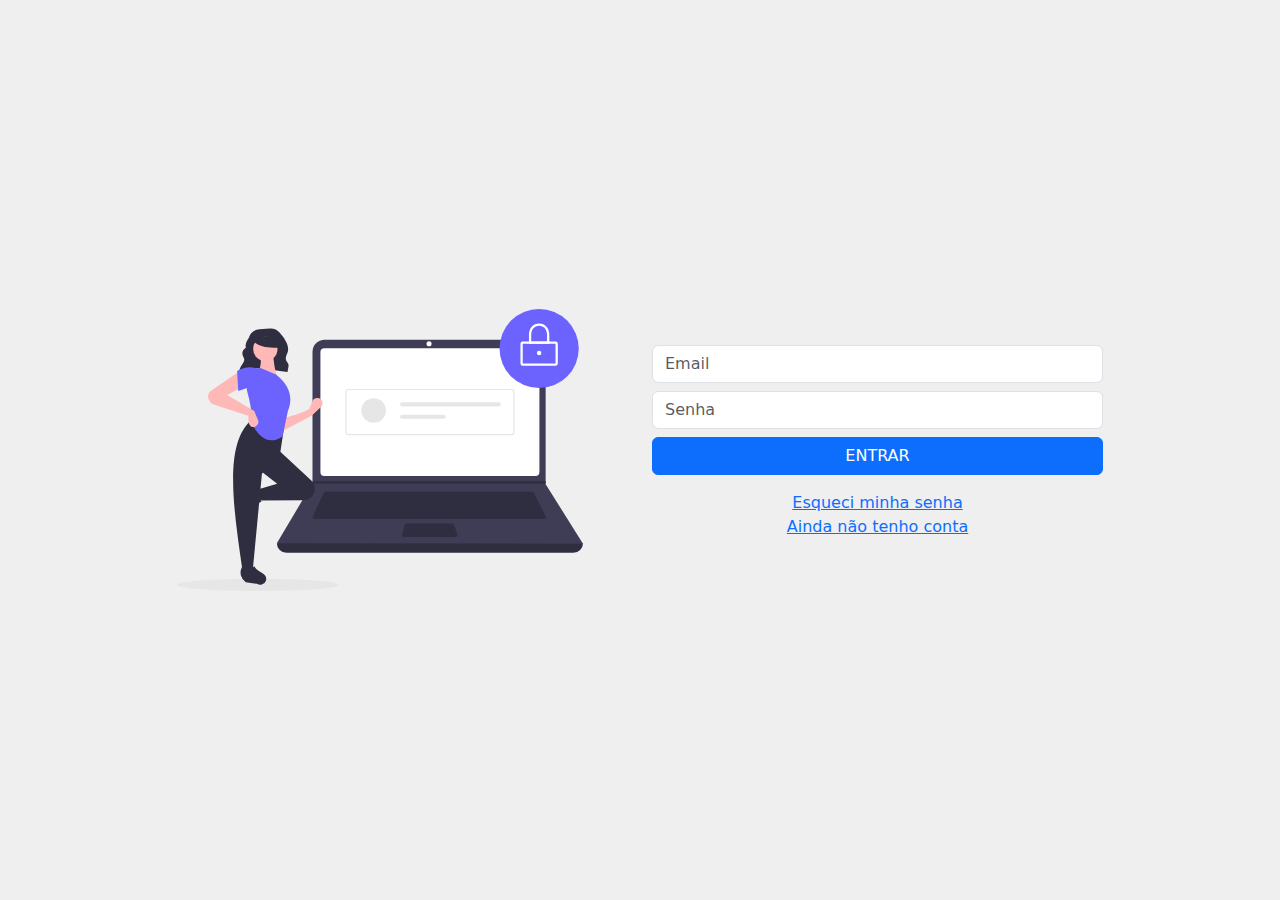
<file: index.html>
<!DOCTYPE html>
<html lang="pt-br">
    <head>
        <meta charset="UTF-8">
        <meta name="viewport" content="width=device-width, initial-scale=1.0">
        <title>Document</title>

        <link href="https://cdn.jsdelivr.net/npm/bootstrap@5.3.3/dist/css/bootstrap.min.css" rel="stylesheet" integrity="sha384-QWTKZyjpPEjISv5WaRU9OFeRpok6YctnYmDr5pNlyT2bRjXh0JMhjY6hW+ALEwIH" crossorigin="anonymous">
        <link rel="stylesheet" href="css/custom.css">
    </head>
    <body class="container login">
       <div class="row">
            <div class="col-md-5 offset-md-1">
                <img src="img/login.svg" width="90%" alt="">
            </div>

            <div class="col-md-5">
                <form action="" class="w-100">
                    <input placeholder="Email" type="text" class="form-control form control-lg mb-2">
                    <input placeholder="Senha" type="text" class="form-control form control-lg mb-2">

                    <button class="btn btn-primary w-100">ENTRAR</button>

                    <p class="text-center mt-3">
                        <a href="#">Esqueci minha senha</a>
                        <br>
                        <a href="#">Ainda não tenho conta</a>
                    </p>
                </form>
            </div>
        </div>
        
        <script src="https://cdn.jsdelivr.net/npm/bootstrap@5.3.3/dist/js/bootstrap.bundle.min.js" integrity="sha384-YvpcrYf0tY3lHB60NNkmXc5s9fDVZLESaAA55NDzOxhy9GkcIdslK1eN7N6jIeHz" crossorigin="anonymous"></script>
    </body>
</html>
</file>
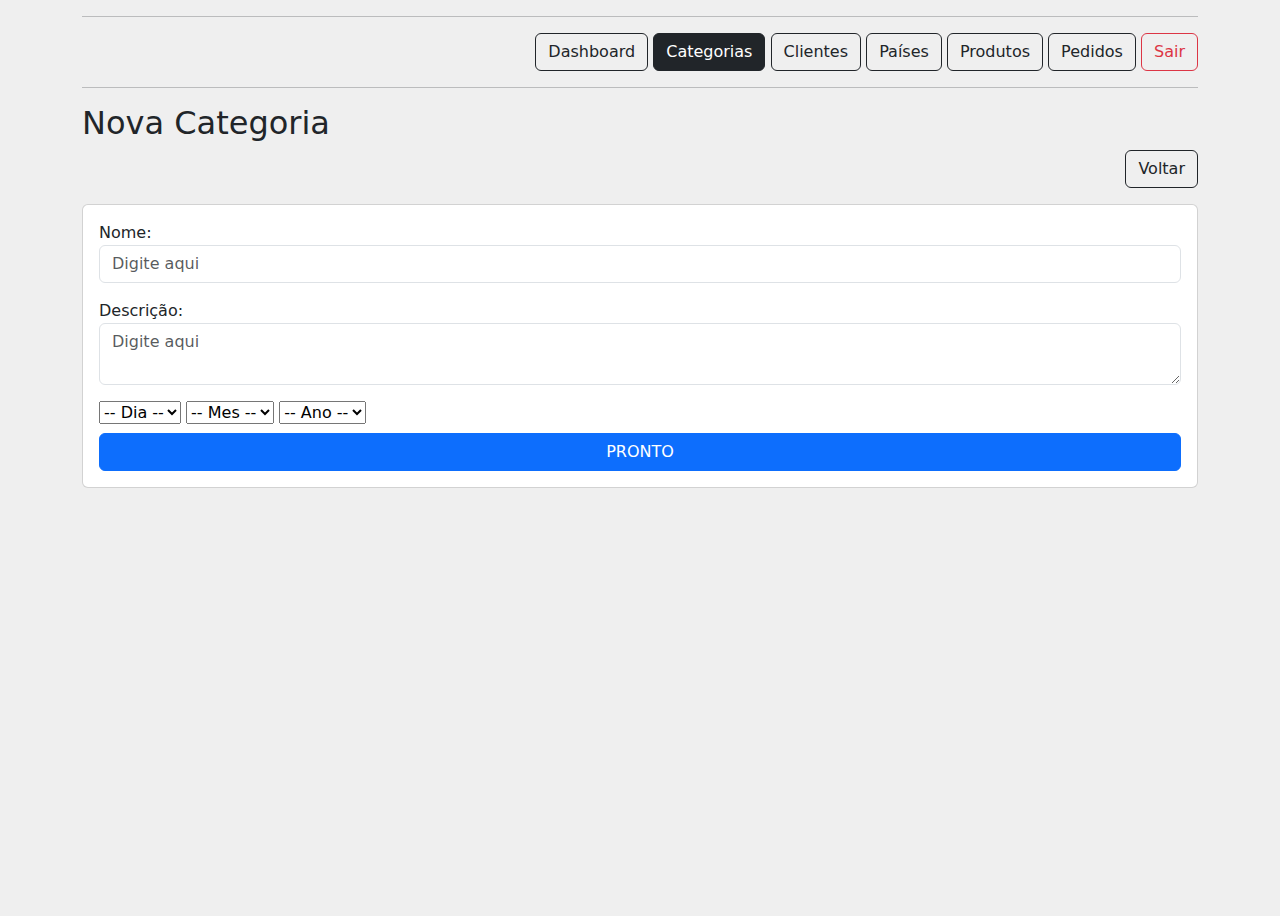
<file: pages/add-categoria.html>
<!DOCTYPE html>
<html lang="pt-br">
    <head>
        <meta charset="UTF-8">
        <meta http-equiv="X-UA-Compatible" content="IE=edge">
        <meta name="viewport" content="width=device-width, initial-scale=1.0">
        <title>Dashboard</title>

        <link href="https://cdn.jsdelivr.net/npm/bootstrap@5.3.3/dist/css/bootstrap.min.css" rel="stylesheet" integrity="sha384-QWTKZyjpPEjISv5WaRU9OFeRpok6YctnYmDr5pNlyT2bRjXh0JMhjY6hW+ALEwIH" crossorigin="anonymous">
        <link rel="stylesheet" href="../css/custom.css">
    </head>
    <body class="container">
        <hr>
        <nav class="text-end">
            <a href="dashboard.html" class="btn btn-outline-dark">
                Dashboard
            </a>
            <a href="categorias.html" class="btn btn-dark">
                Categorias
            </a>
            <a href="clientes.html" class="btn btn-outline-dark">
                Clientes
            </a>
            <a href="paises.html" class="btn btn-outline-dark">
                Países
            </a>
            <a href="produtos.html" class="btn btn-outline-dark">
                Produtos
            </a>
            <a href="pedidos.html" class="btn btn-outline-dark">
                Pedidos
            </a>

            <a href="../index.html" class="btn btn-outline-danger">Sair</a>
        </nav>
        <hr>

        <h2>Nova Categoria</h2>

        <div class="text-end">
            <a class="btn btn-outline-dark" href="categorias.html">Voltar</a>
        </div>

        <section class="card card-body mt-3">

            <div id="erro_nome" style="display: none;" class="alert alert-danger">
                Nome Inválido
            </div>

            <div id="erro_descricao" style="display: none;" class="alert alert-danger">
                Descrição Invalida
            </div>

            <form onsubmit="enviar()" action="">
                <label for="nome">Nome:</label>
                <input id="nome" placeholder="Digite aqui" type="text" class="form-control mb-3">

                <label for="descrição">Descrição:</label>
                <textarea id="descrição" placeholder="Digite aqui" class="form-control mb-3"></textarea>

                <select id="select-dia">
                    <option>-- Dia --</option>
                </select>

                <select id="select-mes">
                    <option>-- Mes --</option>
                </select>

                <select id="select-ano">
                    <option>-- Ano --</option>
                </select>

                <button class="btn btn-primary w-100 mt-2">
                    PRONTO
                </button>
            </form>

        </section>

        <script src="https://cdn.jsdelivr.net/npm/bootstrap@5.3.3/dist/js/bootstrap.bundle.min.js" integrity="sha384-YvpcrYf0tY3lHB60NNkmXc5s9fDVZLESaAA55NDzOxhy9GkcIdslK1eN7N6jIeHz" crossorigin="anonymous"></script>

        <script src="../js/dia.js"></script>
        <script src="../js/evento.js"></script>
    </body>
</html>
</file>
<file: css/custom.css>
html, body {
    height: 100%;
    background-color: #EFEFEF;
}

body.login div {
    height: 100vh;
    display: flex;
    align-items: center;
}
</file>
